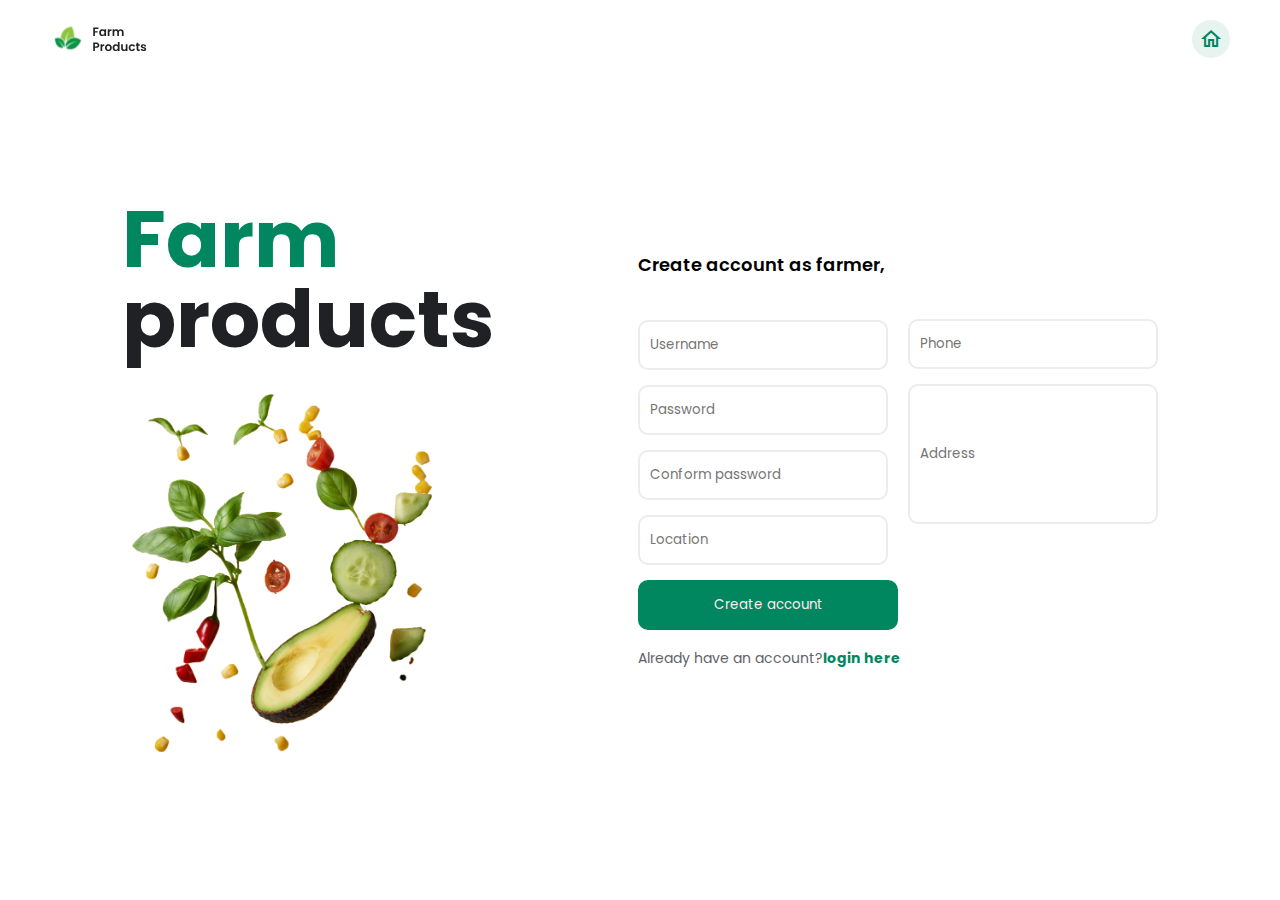
<file: agro/farmersignup/farsignup.html>
<!DOCTYPE html>
<html lang="en">
<head>
    <meta charset="UTF-8">
    <meta http-equiv="X-UA-Compatible" content="IE=edge">
    <meta name="viewport" content="width=device-width, initial-scale=1.0">
    <link rel="stylesheet" href="farsignup.css">
    <link rel="stylesheet" href="https://fonts.googleapis.com/icon?family=Material+Icons+Outlined">
    <link rel="stylesheet" href="https://fonts.googleapis.com/css2?family=Poppins:wght@600&display=swap">
    <link rel="stylesheet" href="http://code.ionicframework.com/ionicons/2.0.1/css/ionicons.min.css">
    <script src="farsign.js"></script>
    <title>Document</title>
</head>
<body>
    <div class="container">
        <div class="navigation">
            <img class="img" src="img/logo.svg" alt="logo">
            <button class="home" onclick="document.location='index.html'">
                <span class="material-icons-outlined">
                    home
                </span>
            </button>
        </div>
        <div class="sub-div">
            <div class="left-div">
                <div class="heading">
                    <h1 class="h1">Farm</h1>
                    <h1 class="h2">products</h1>
                </div>
                <img src="img/fruitsalid.png" alt="fruitsalid"class="img2">
            </div>
            <div class="right-div">
                <div class="login-div">
                    <p class="para">Create account as farmer,</p>
                    <div class="error-div" id="error-div">
                        <p class="para3" id="para">error message</p>
                    </div>
                    <div class="form">
                        <form   action="signup.php" method="POST">
                            <div class="sub-form">
                                <div class="left-form" >
                                        <input type="text" placeholder="Username" class="login" name="user" id="text">
                                        <input type="password" placeholder="Password" class="login" name="pass" id="pass">
                                        <input type="password" placeholder="Conform password" class="login" id="cpass">
                                        <input type="text" placeholder="Location" class="login" name="loc" id="location">
                                        
                                </div>
                                <div class="right-form">
                                    <div class="phone">
                                        <input type="telephone" placeholder="Phone"class="login" name="phone" id="phone">
                                    </div>
                                    <div class="address">
                                        <input type="text" placeholder="Address" class="login" name="addres" id="address">
                                    </div>
                                    
                                   
                                </div>
                            </div>
                            <button id="submit"type="submit">Create account</button><br>
                            <a href="farlogin.html">Already have an account?<b style="color: #01875f;">login here</b></a>
                        </form>
                        
                    </div>
                </div>
                
                
            </div>
        </div>
    </div>
</body>
</html>
</file>
<file: agro/farmersignup/farsignup.css>
*{
    margin: 0;
    padding: 0;
    box-sizing: border-box;
}
body{
    --light-black: #5f6368;
  --dark-black: #202124;
  --white: white;
  --dark-green: #01875f;
  --light-green: #e6f3ef;
  --stroke: #ececec;
  --dark-red: #c71c56;
  --light-red: #ffebee;
  font-family: "Poppins", sans-serif;
}
.container{
    min-height:100vh;
    overflow: hidden;
}
.navigation{
    padding: 20px 50px;
    display: flex;
    align-items: center;
    justify-content: space-between;
}
.navigation span{
    padding: 0.4375rem;
    color: var(--dark-green);
    cursor: pointer;
    font-size: 1.5rem;
}
.home {
    background-color: var(--light-green);
    border: none;
   border-radius: 50%;
    
}
.sub-div{
    padding: 20px 50px;
    display: flex;
    justify-content: space-around;
    min-height: 85vh;
}
.heading{
    font-size: 2.5rem;
    line-height: 1;
    font-weight: 600;
}
.h2{
    color:var(--dark-black) ;  
}
.h1{
    color:var(--dark-green) ;
}
.left-div{
    display:flex;
    flex-direction: column;
    justify-content: center;
    margin-top: 30px;
    align-items: left;
}
.img2
{
    margin-left: 10px;
    margin-top: 35px;
    width: 18.75rem;
}
.right-div
{

    display: flex;
    flex-direction: column;
    justify-content: space-around;
    align-items: center;
}
.para{
    text-align: left;
    font-size: 1.12rem;
    font-weight: 600;

}
.error-div{
    margin-top: 20px;
    background-color: #FFEBEE;
    border-radius: 15px;
    display: none;
    width: 15.625rem;
    
    
}
.para3{
    text-align: center;
    padding-top: 15px;
    padding-bottom:15px ;
    font-family: "Poppins";
    font-size: 12px;
    
}
.sub-form{
    display: flex;
    justify-content:center;
    align-items: center;
}
.login{
    
    width: 15.625rem;
    height: 3.125rem;
    border-radius: 10px;
    cursor: pointer;
}
.left-form{
    margin-top: 42px;
    display: flex;
    flex-direction: column;
    justify-content: space-between;
}
input{
    font-family: "Poppins", sans-serif;
}
#text{
    padding: 10px 10px;
    border: 2px solid #ECECEC;
}
#pass{
    margin-top:15px ;
    padding: 10px 10px;
    border: 2px solid #ECECEC;
}
#cpass{
    padding: 10px 10px;
    margin-top:15px ;
    border: 2px solid #ECECEC;
}
#location{
    padding: 10px 10px;
    margin-top:15px ;
    border: 2px solid #ECECEC;
}
#button{
    margin-top:15px ;
    border: 2px solid #ECECEC;
    background-color: var(--dark-green);
}
.right-form{
    padding-left: 20px;
}
#phone{
    padding: 10px 10px;
    border: 2px solid #ECECEC;
   
}
#address{
    text-align:initial;
    padding: 10px;
    margin-top:15px ;
    border: 2px solid #ECECEC;
    height: 140px;
}
#submit{
    font-family: "Poppins", sans-serif;
    width: 15.625rem;
    height: 3.125rem;
    border-radius: 10px;
    cursor: pointer;
    margin-top: 15px;
    width: 50%;
    color: #FFEBEE;
    border: 3px solid #01875f;
    margin-bottom: 15px;
    background-color: var(--dark-green);
}
a{
    color: #5F6368;
    font-family: "Poppins", sans-serif;
    text-decoration: none;
    font-size: 14px;
}
@media only screen and (max-width:62.5em)
{
    .sub-div
    {
        justify-content: space-between;
    }
    
}
@media only screen and (max-width:62.5em)
{
    .left-div{
        display: none;
    }
.navigation{
    padding:20px;
}
.sub-div{
    padding:20px;
}
.right-div{
        width: 100%;
}
.login-div{
        justify-content: space-evenly;
    }
}
</file>
